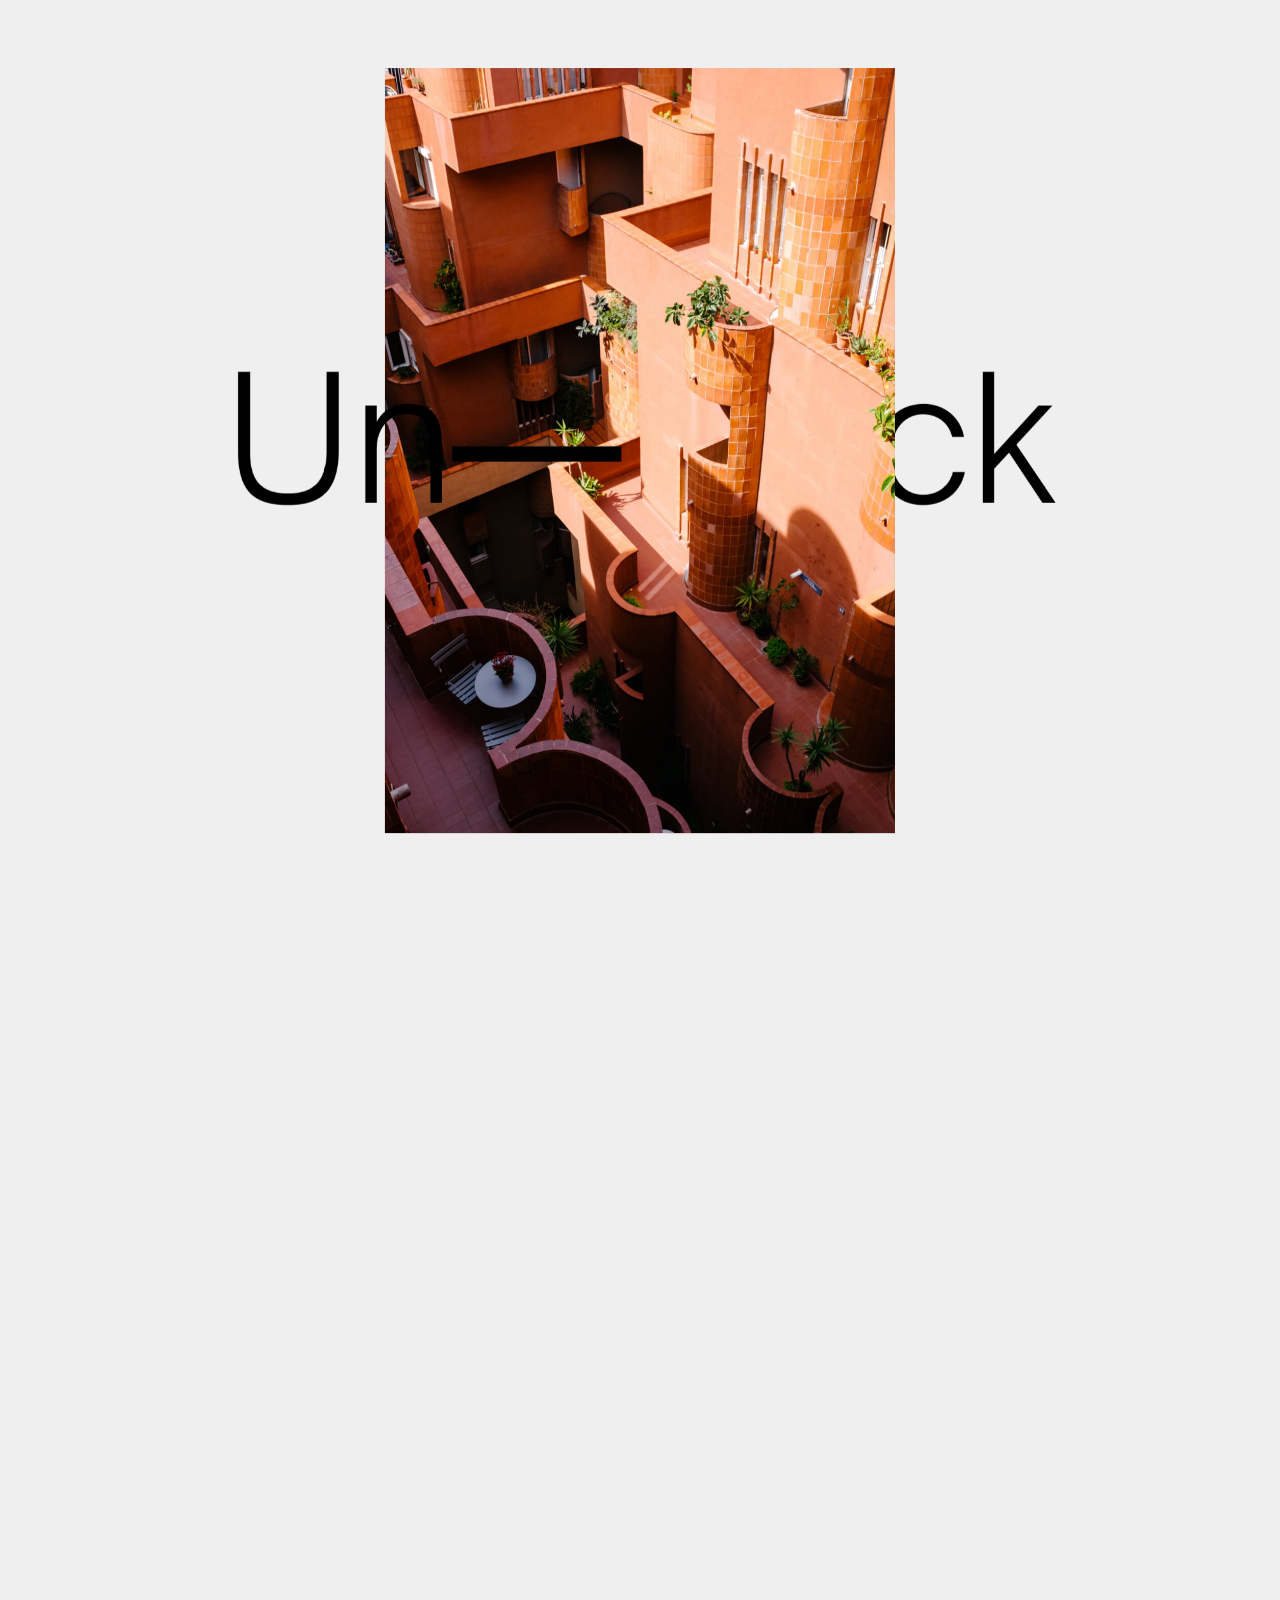
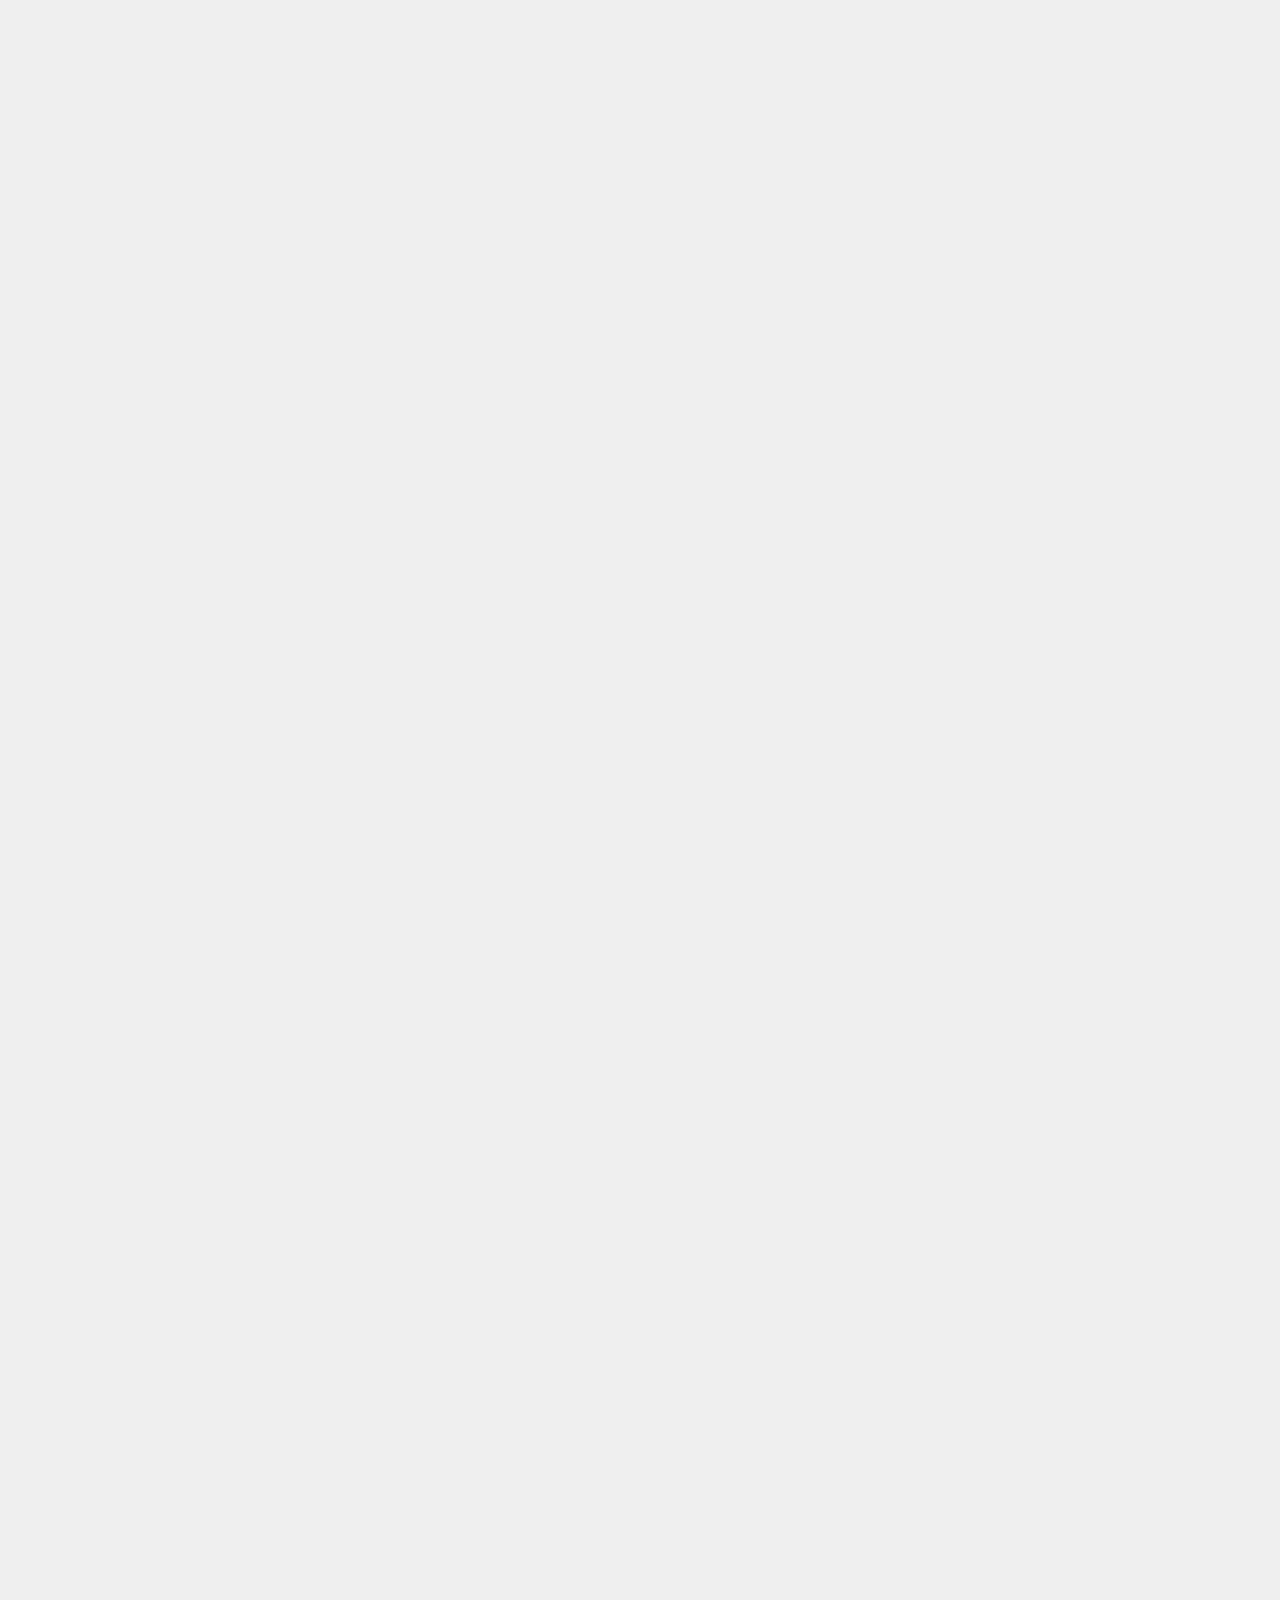
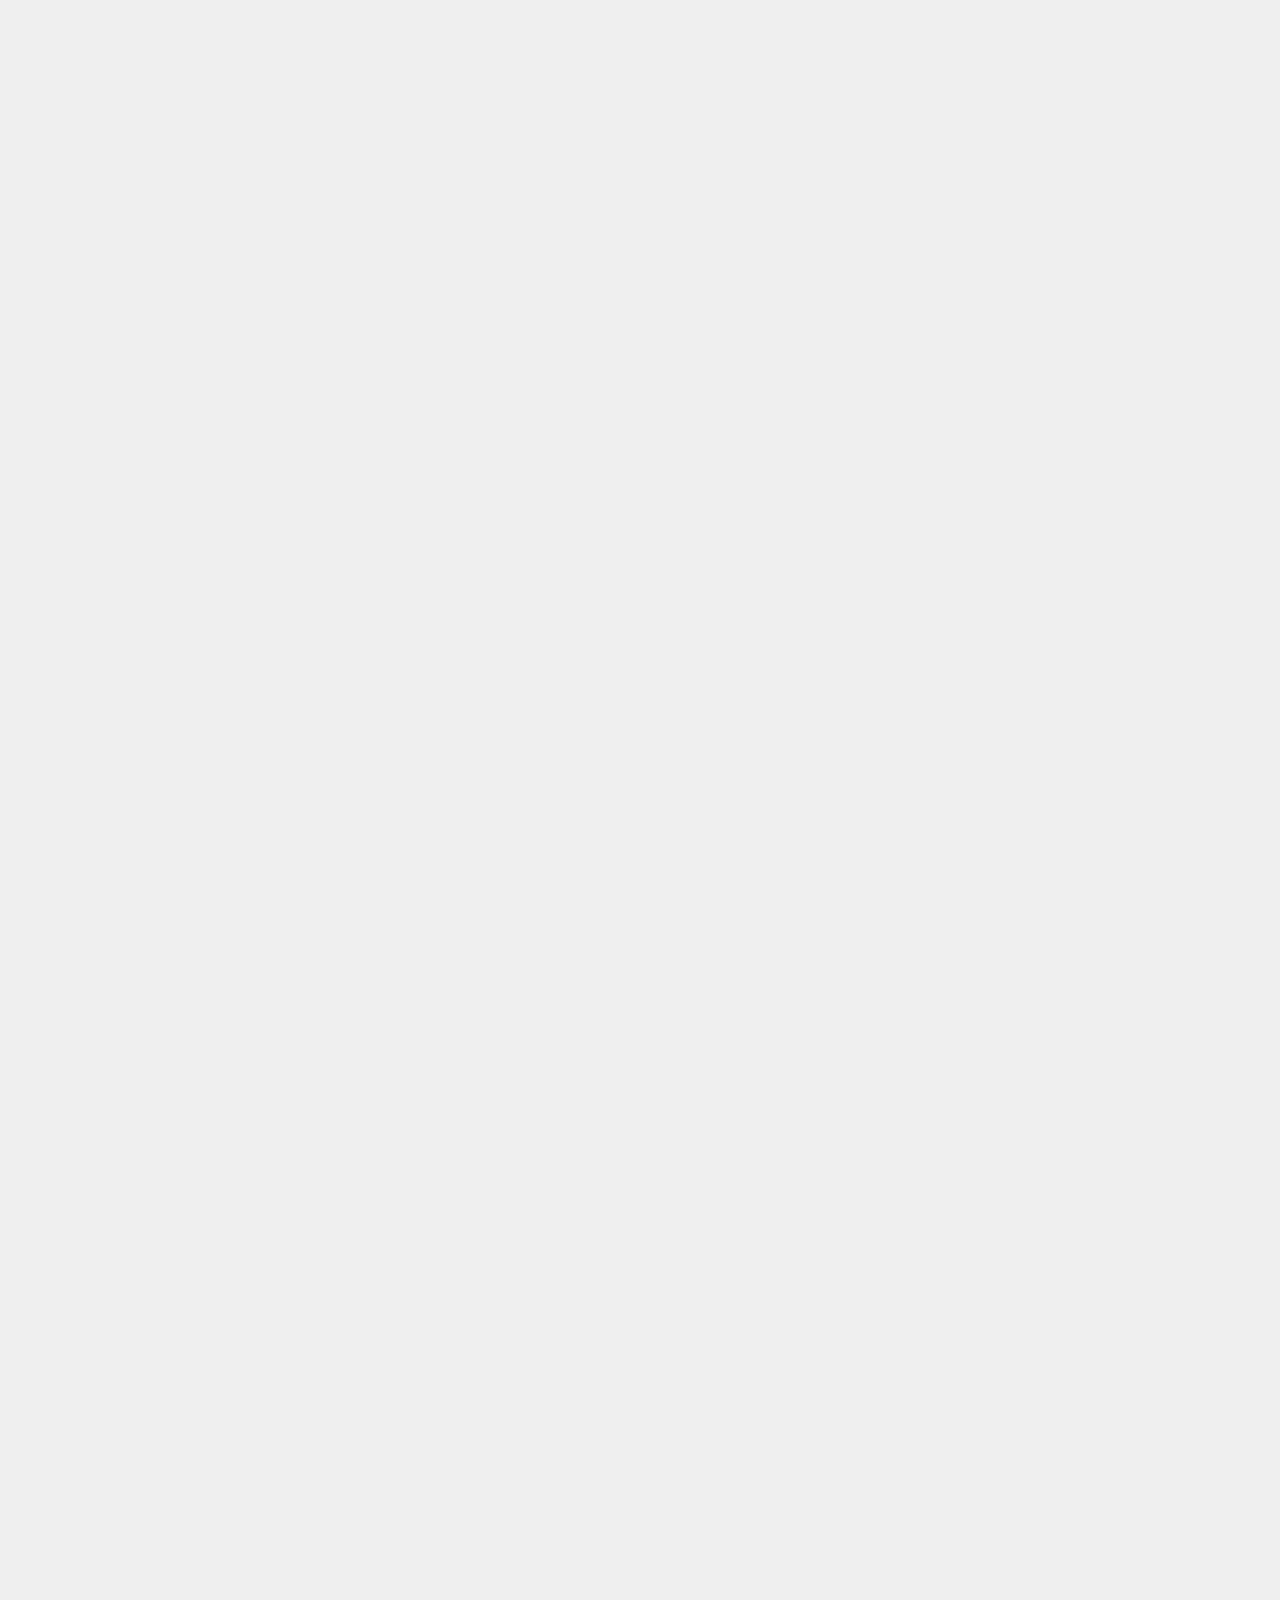
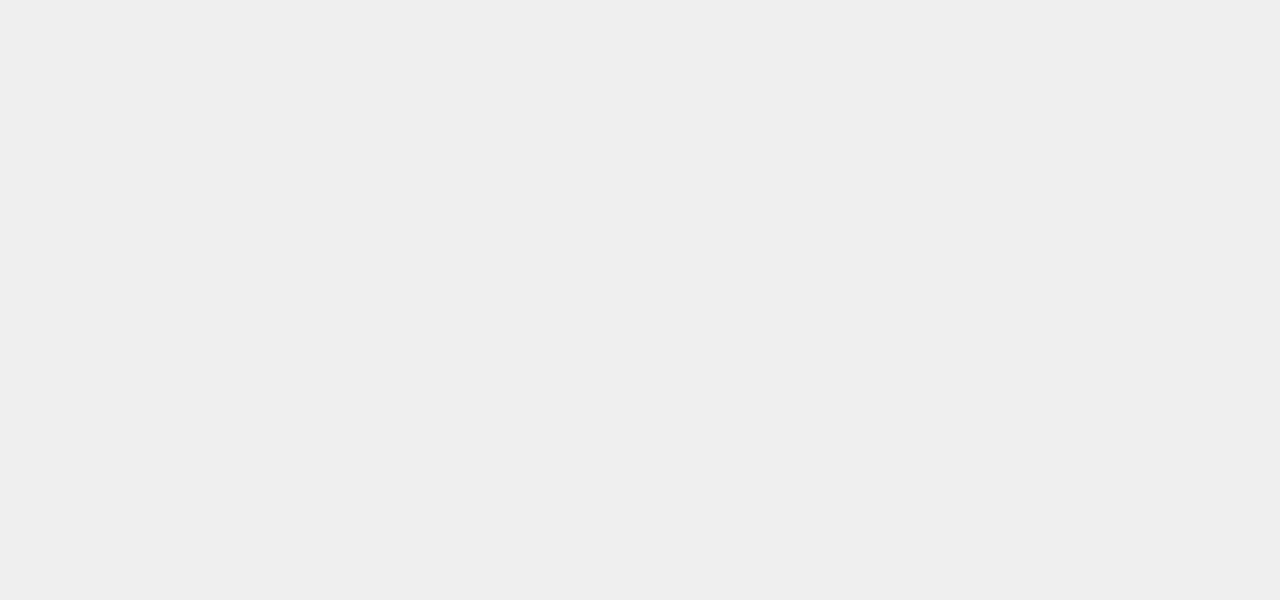
<file: index.html>
<!DOCTYPE html>
<html lang="en">
	<head>
		<meta charset="utf-8">
		<title>Unstack</title>
		<link href="_assets/styles.css" rel="stylesheet">
		<script src="https://code.jquery.com/jquery-3.3.1.min.js"
  integrity="sha256-FgpCb/KJQlLNfOu91ta32o/NMZxltwRo8QtmkMRdAu8="
  crossorigin="anonymous"></script>
		<script src="_assets/unstack.js"></script>
		<script src="_assets/scripts.js"></script>
	</head>
	<body>

		<div class="layout">

      <div class="card js-unstack">
				<img src="images/aa.png" alt="">
			</div>
			<div class="card js-unstack">
				<img src="images/img-01.jpg" alt="">
			</div>
			<div class="card js-unstack">
				<img src="images/img-02.jpg" alt="">
			</div>
			<div class="card js-unstack">
				<img src="images/img-03.jpg" alt="">
			</div>
      <div class="card js-unstack">
        <img src="images/zz.png" alt="">
      </div>
      <div class="card">
        <h1>UNSTACK.js</h1>
        <h1>A <a href="">JavaScript plugin</a><br>&amp;<br><a href="">Small Victories theme</a></h1>
      </div>
		</div>

	</body>
</html>
</file>
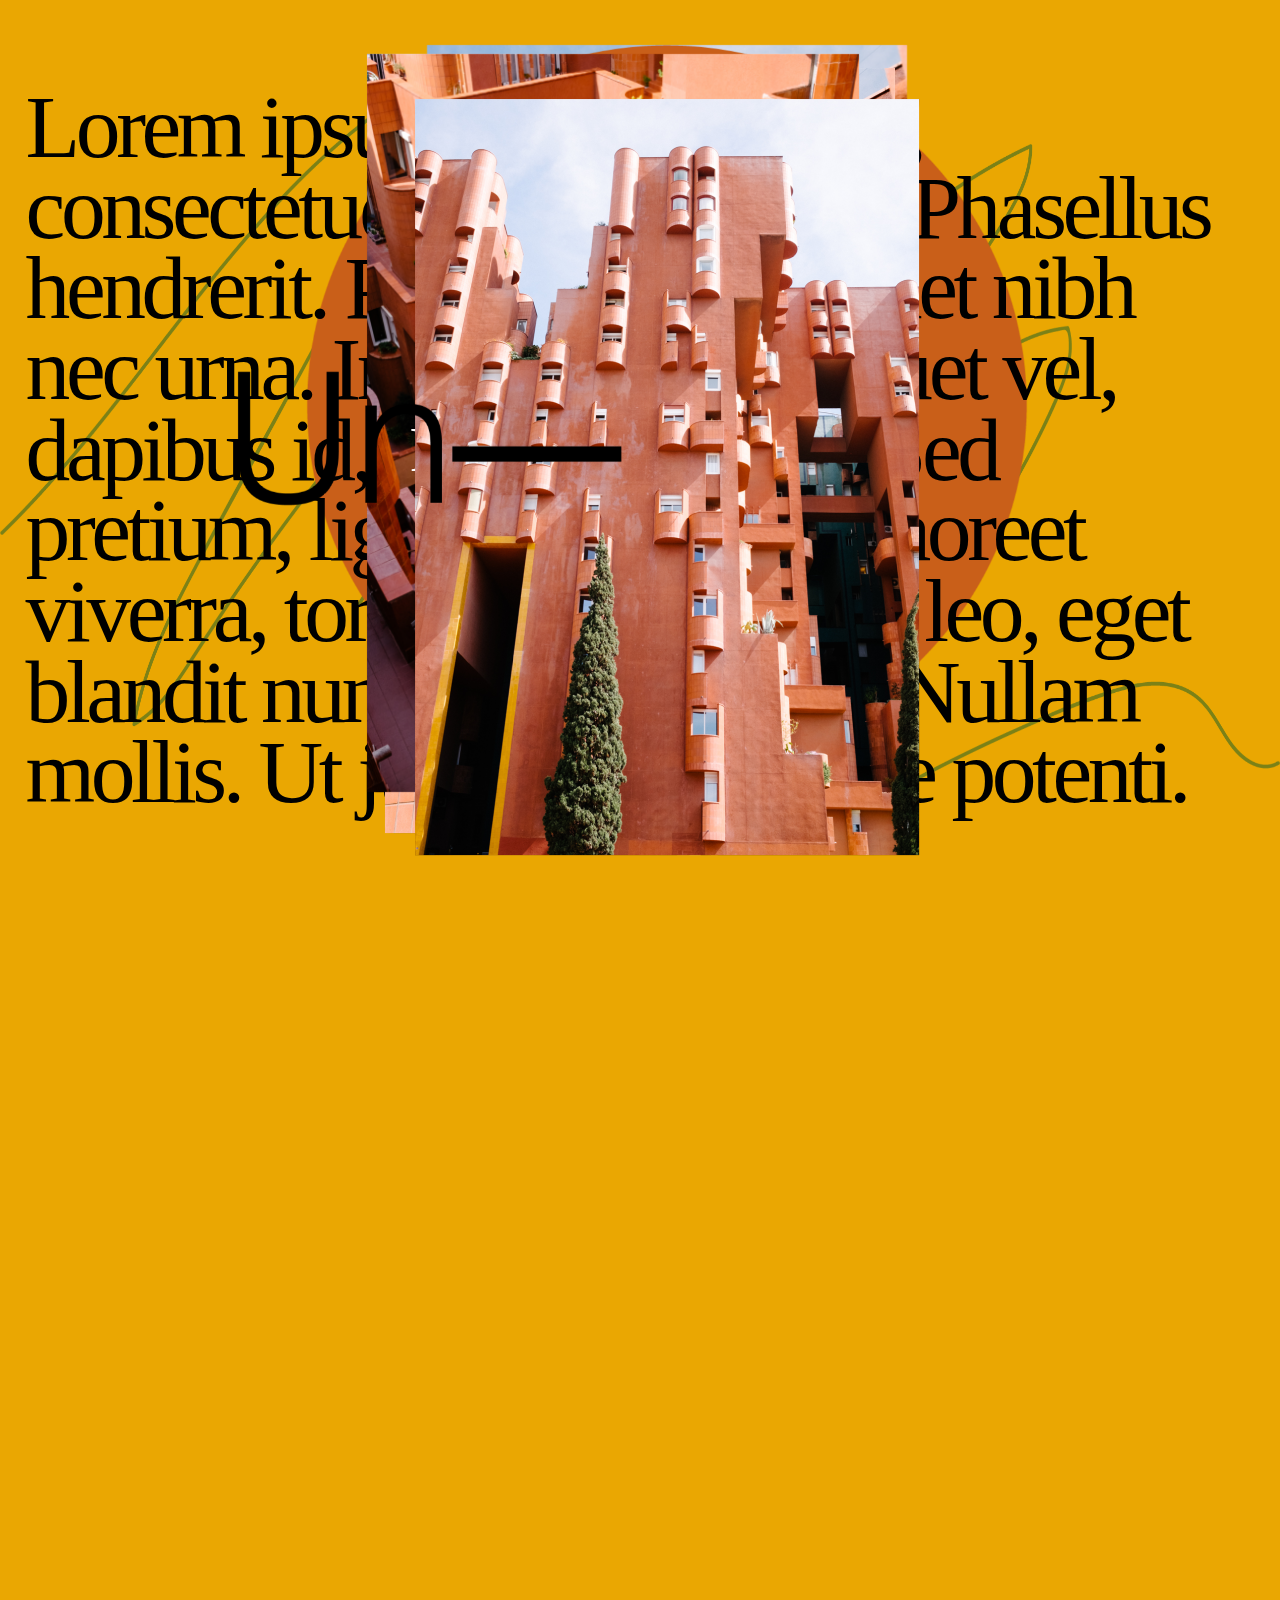
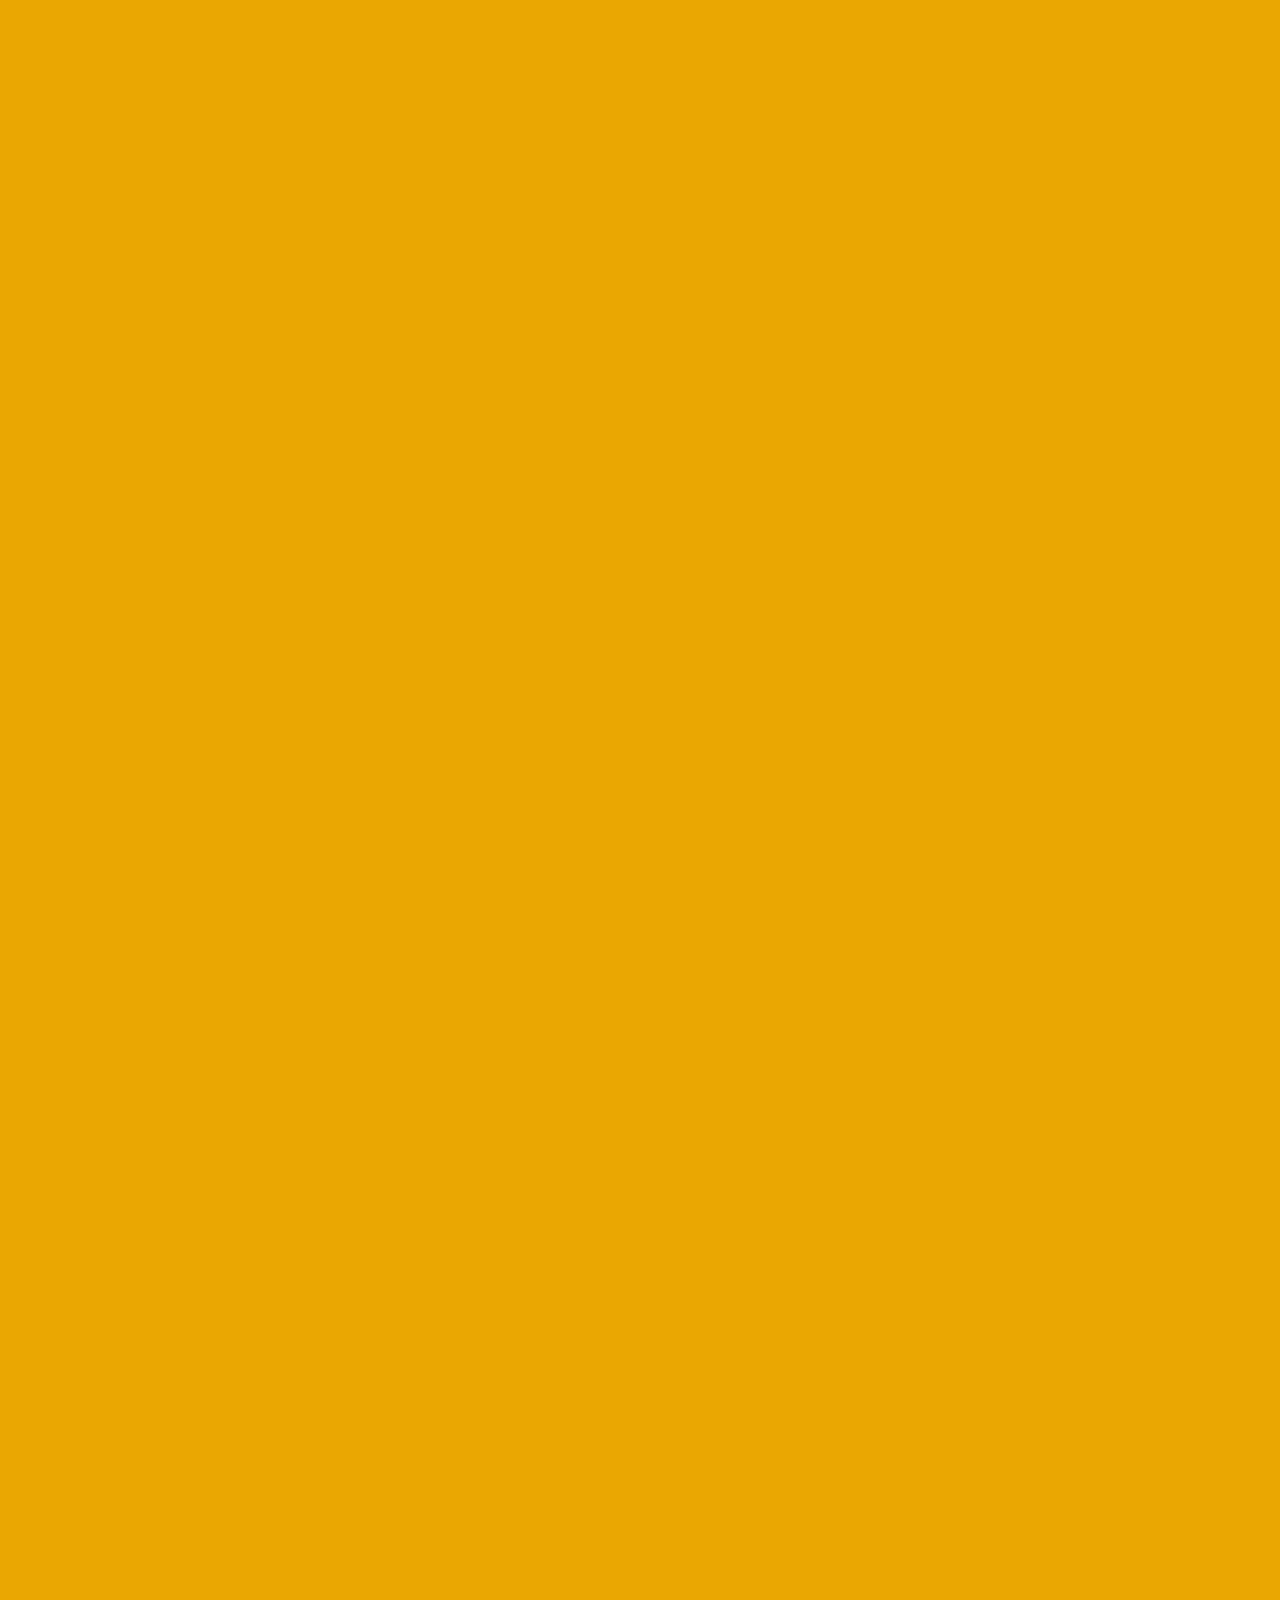
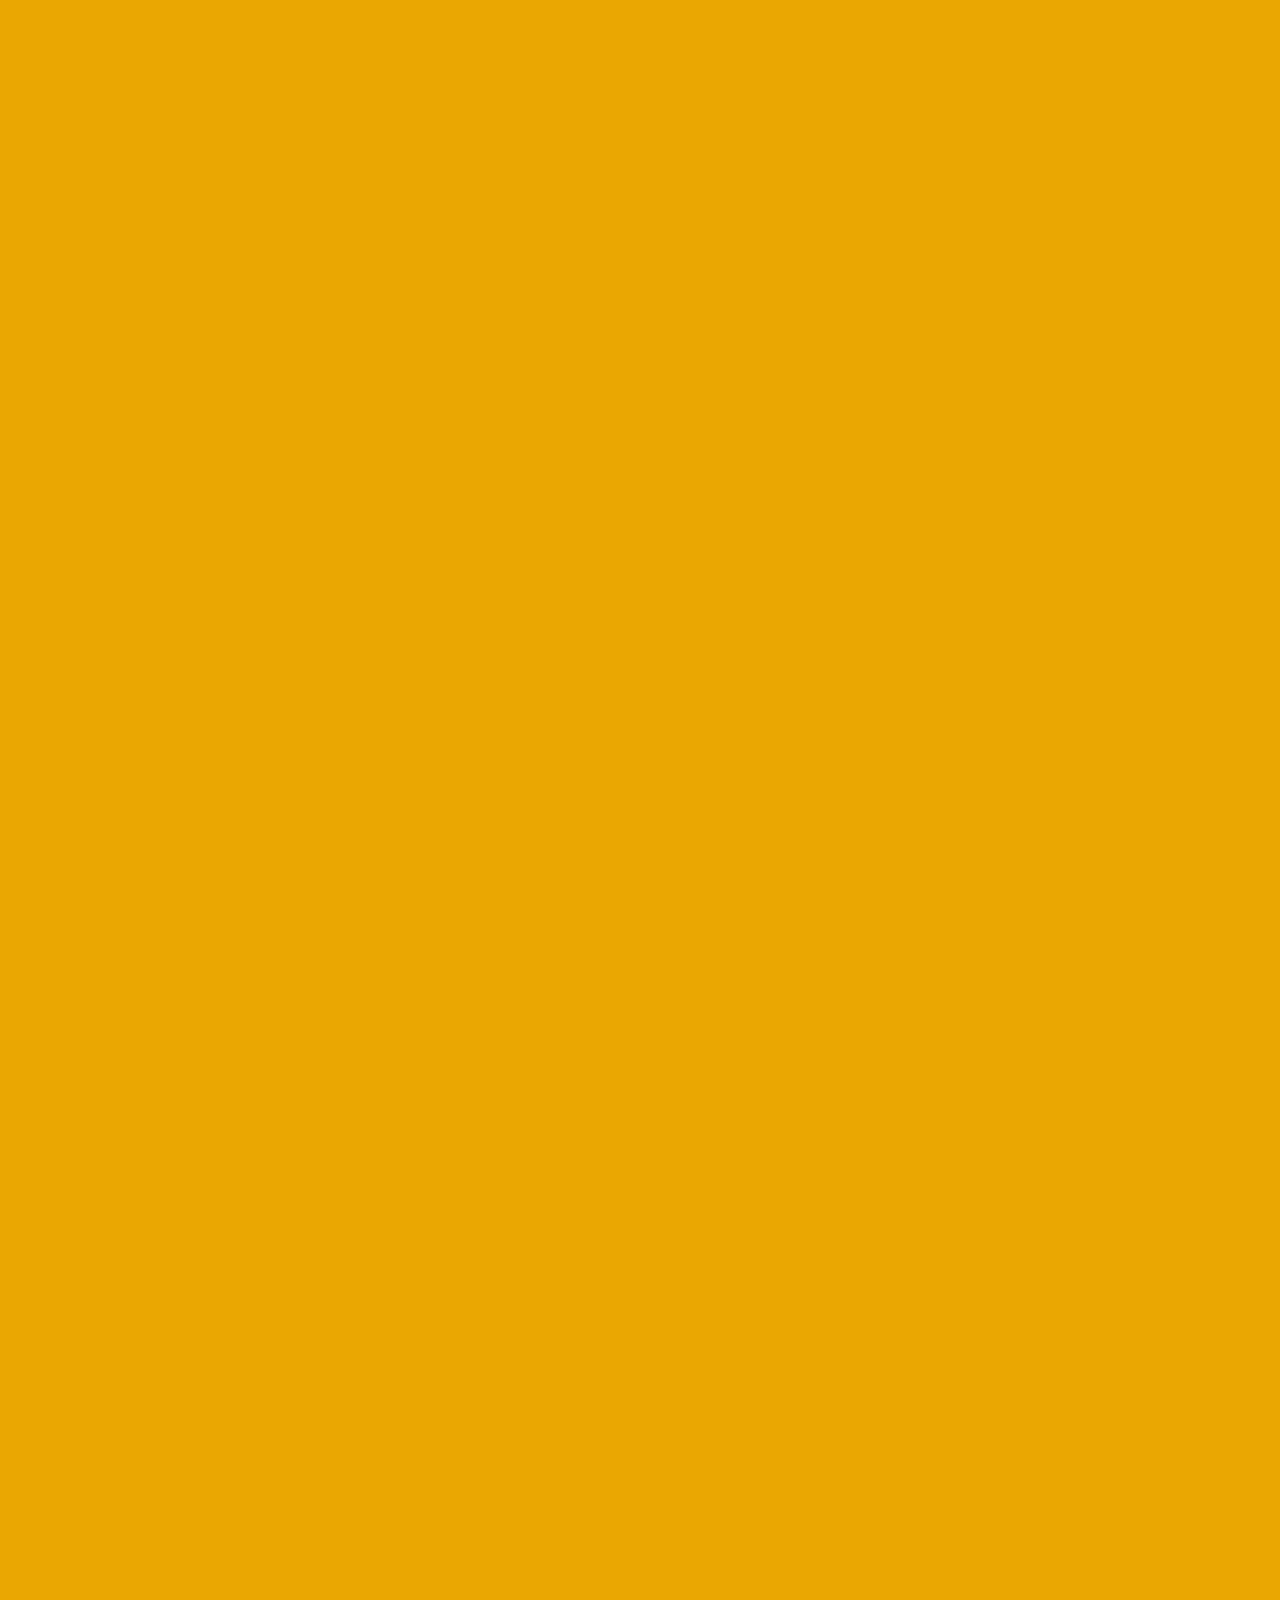
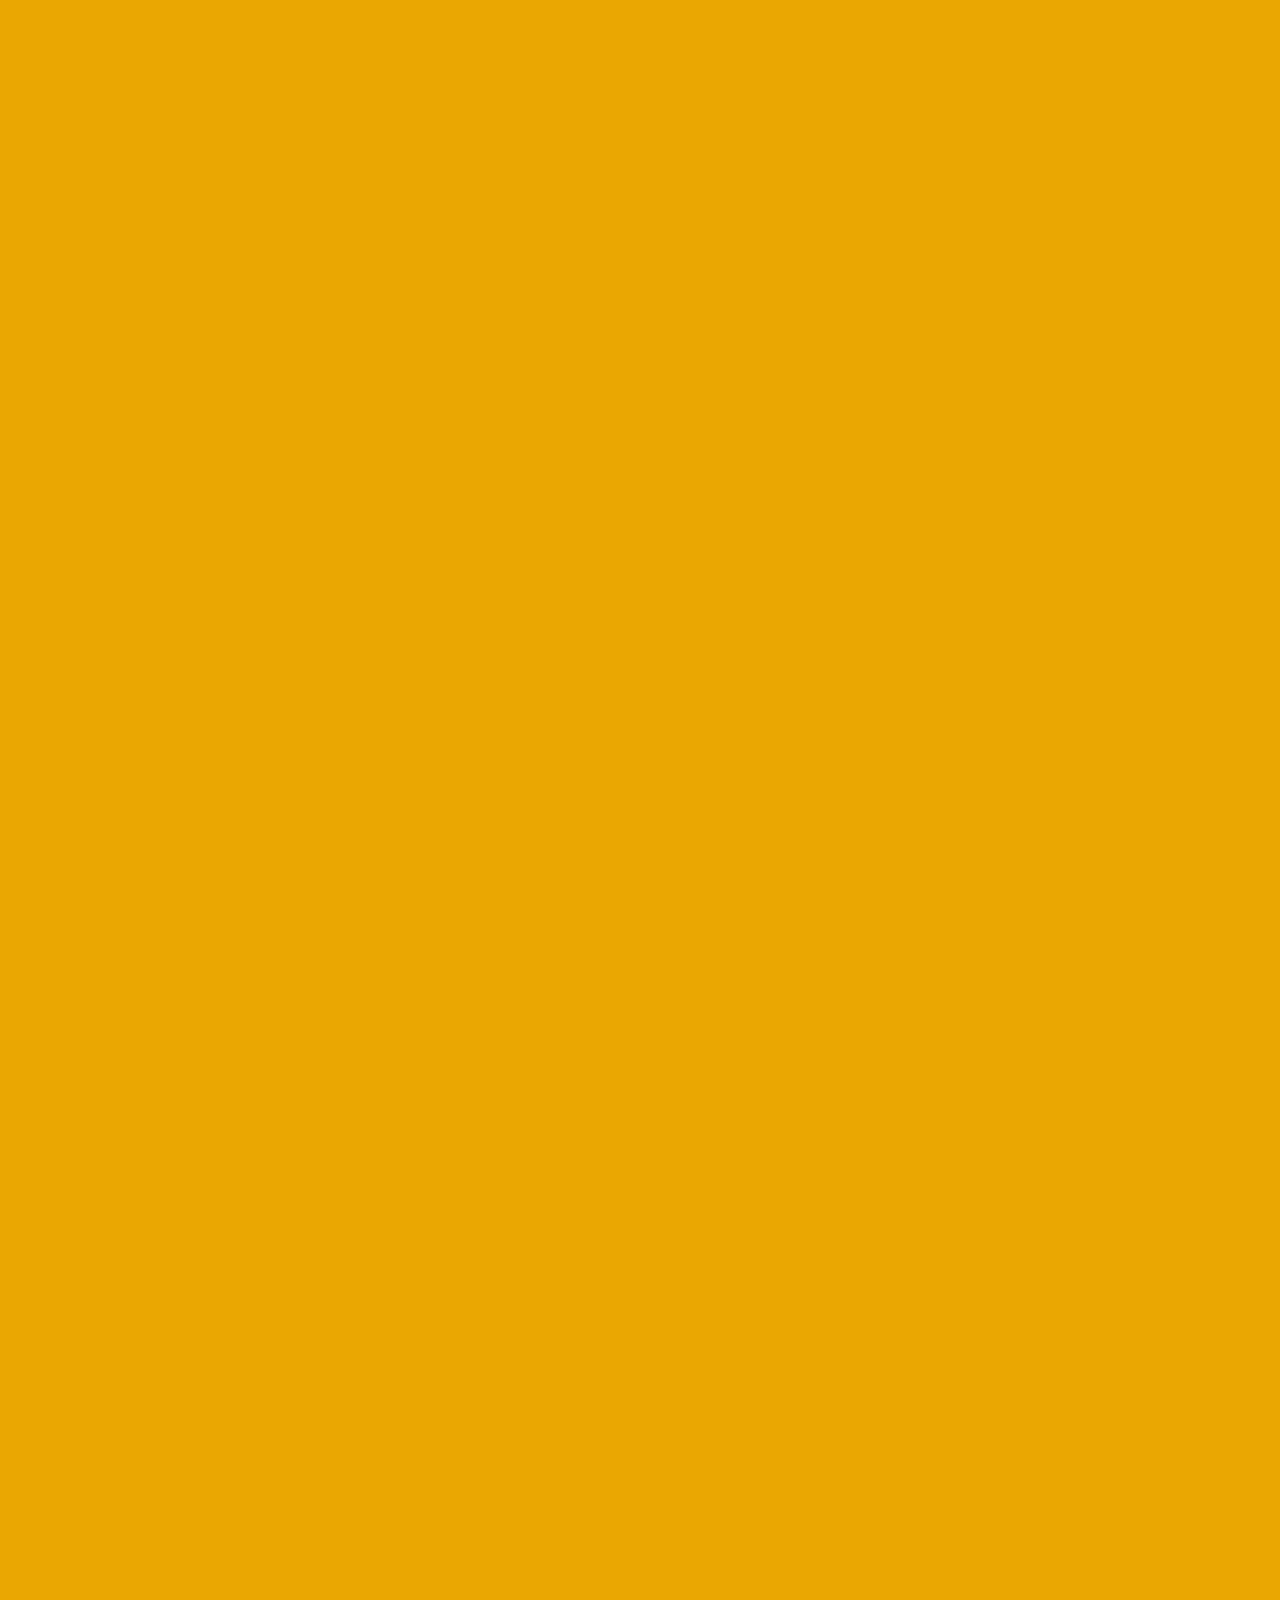
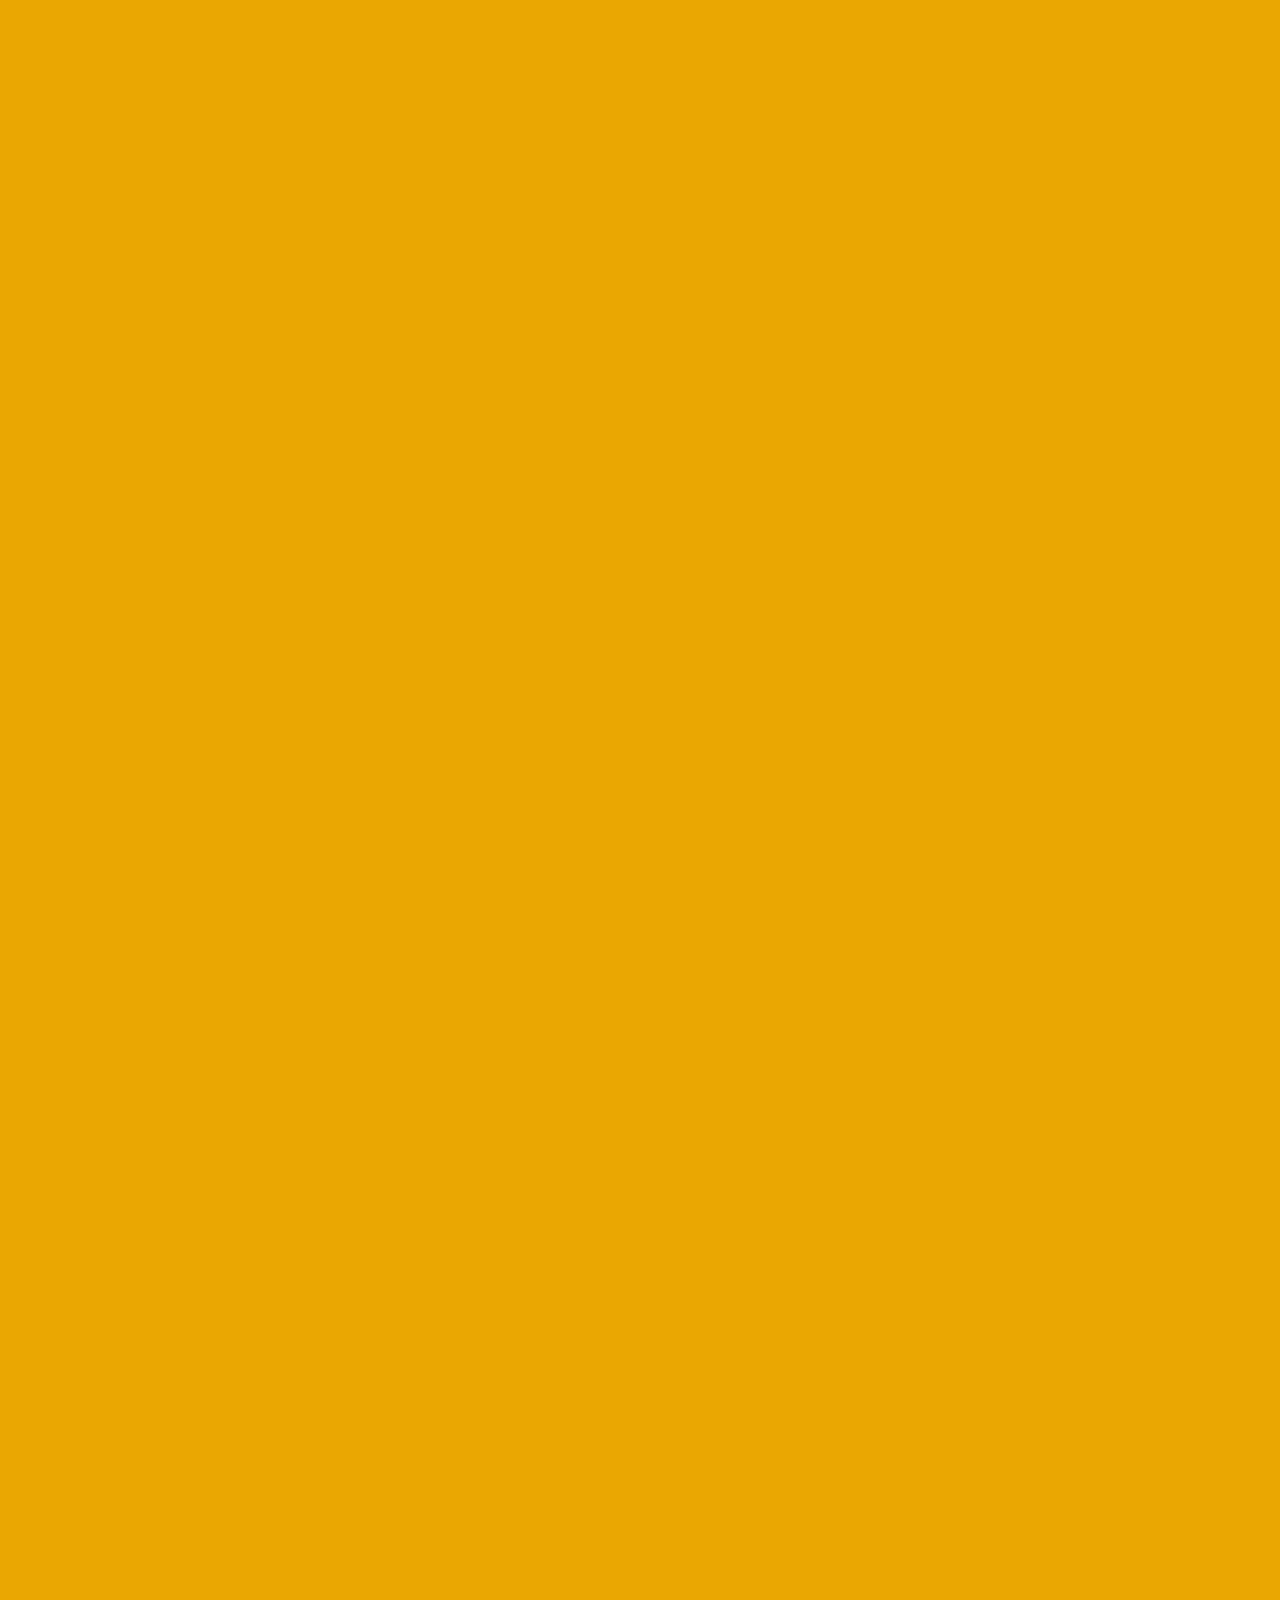
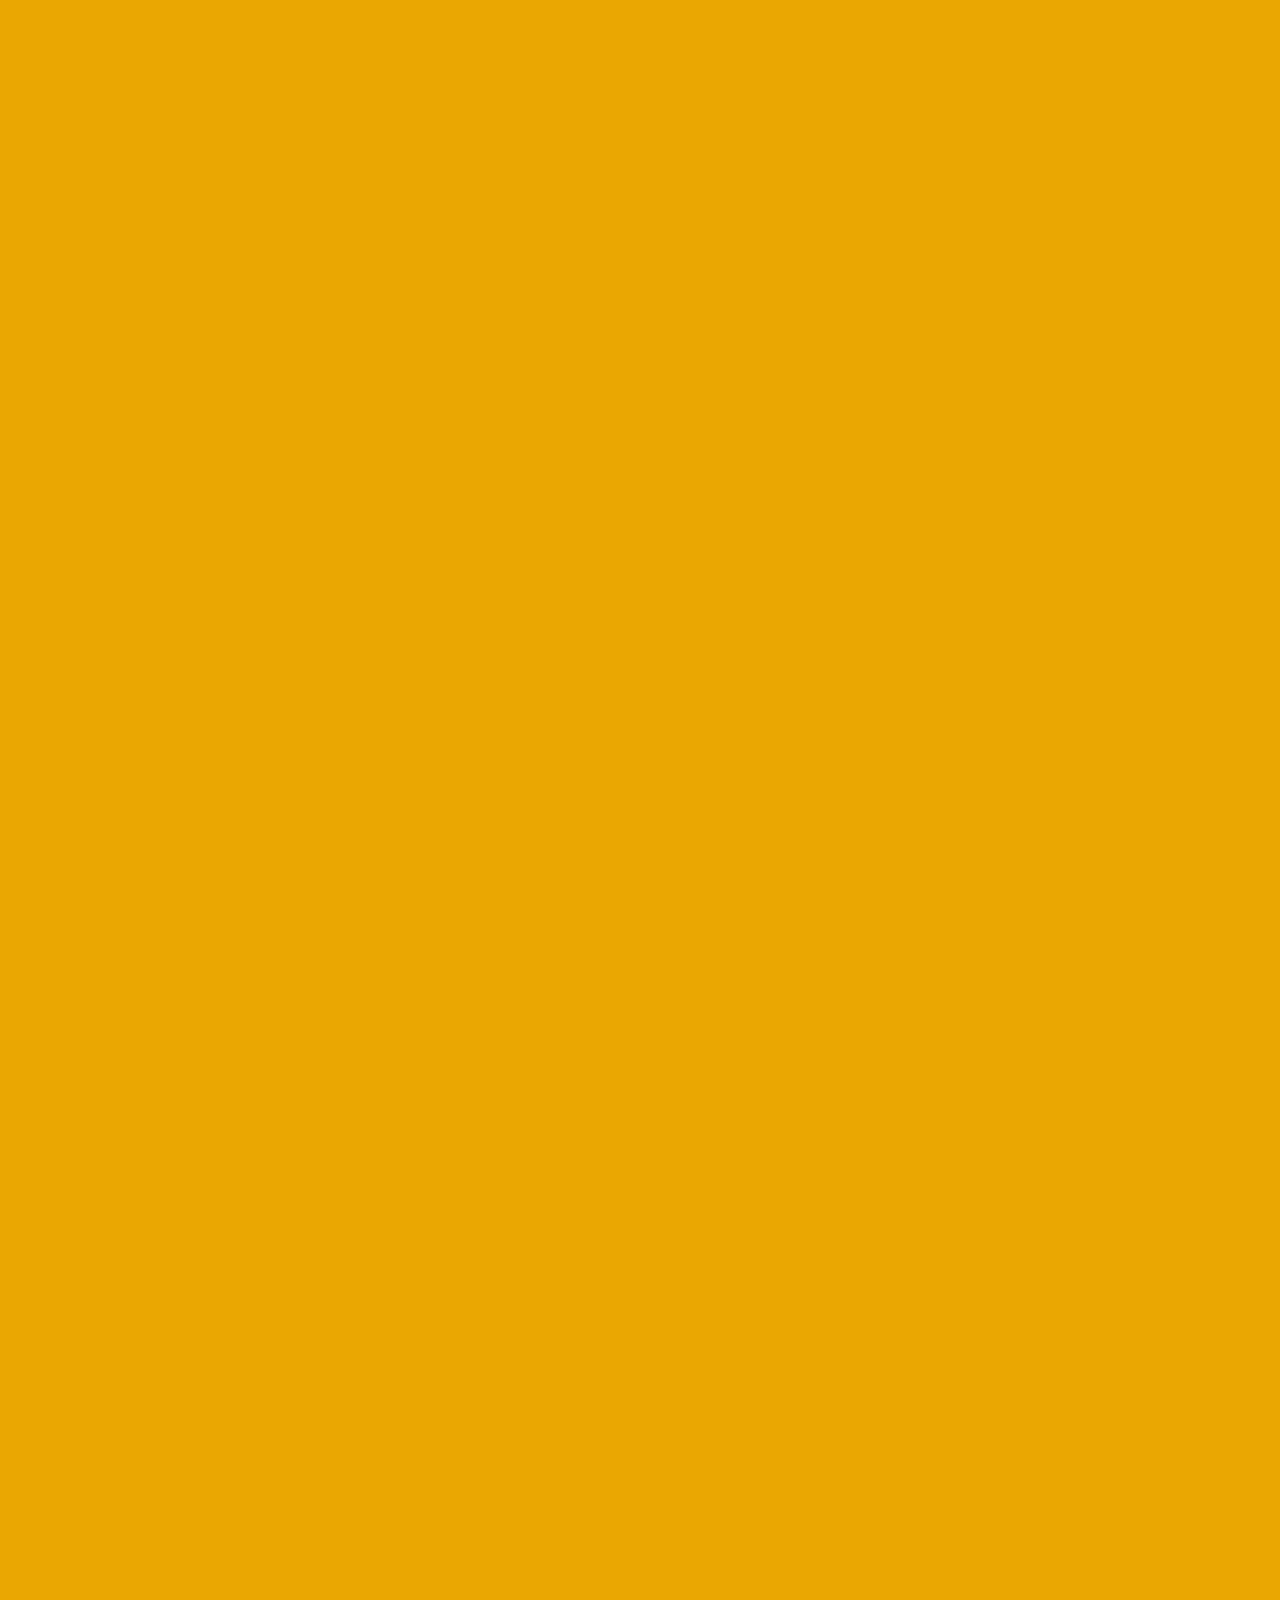
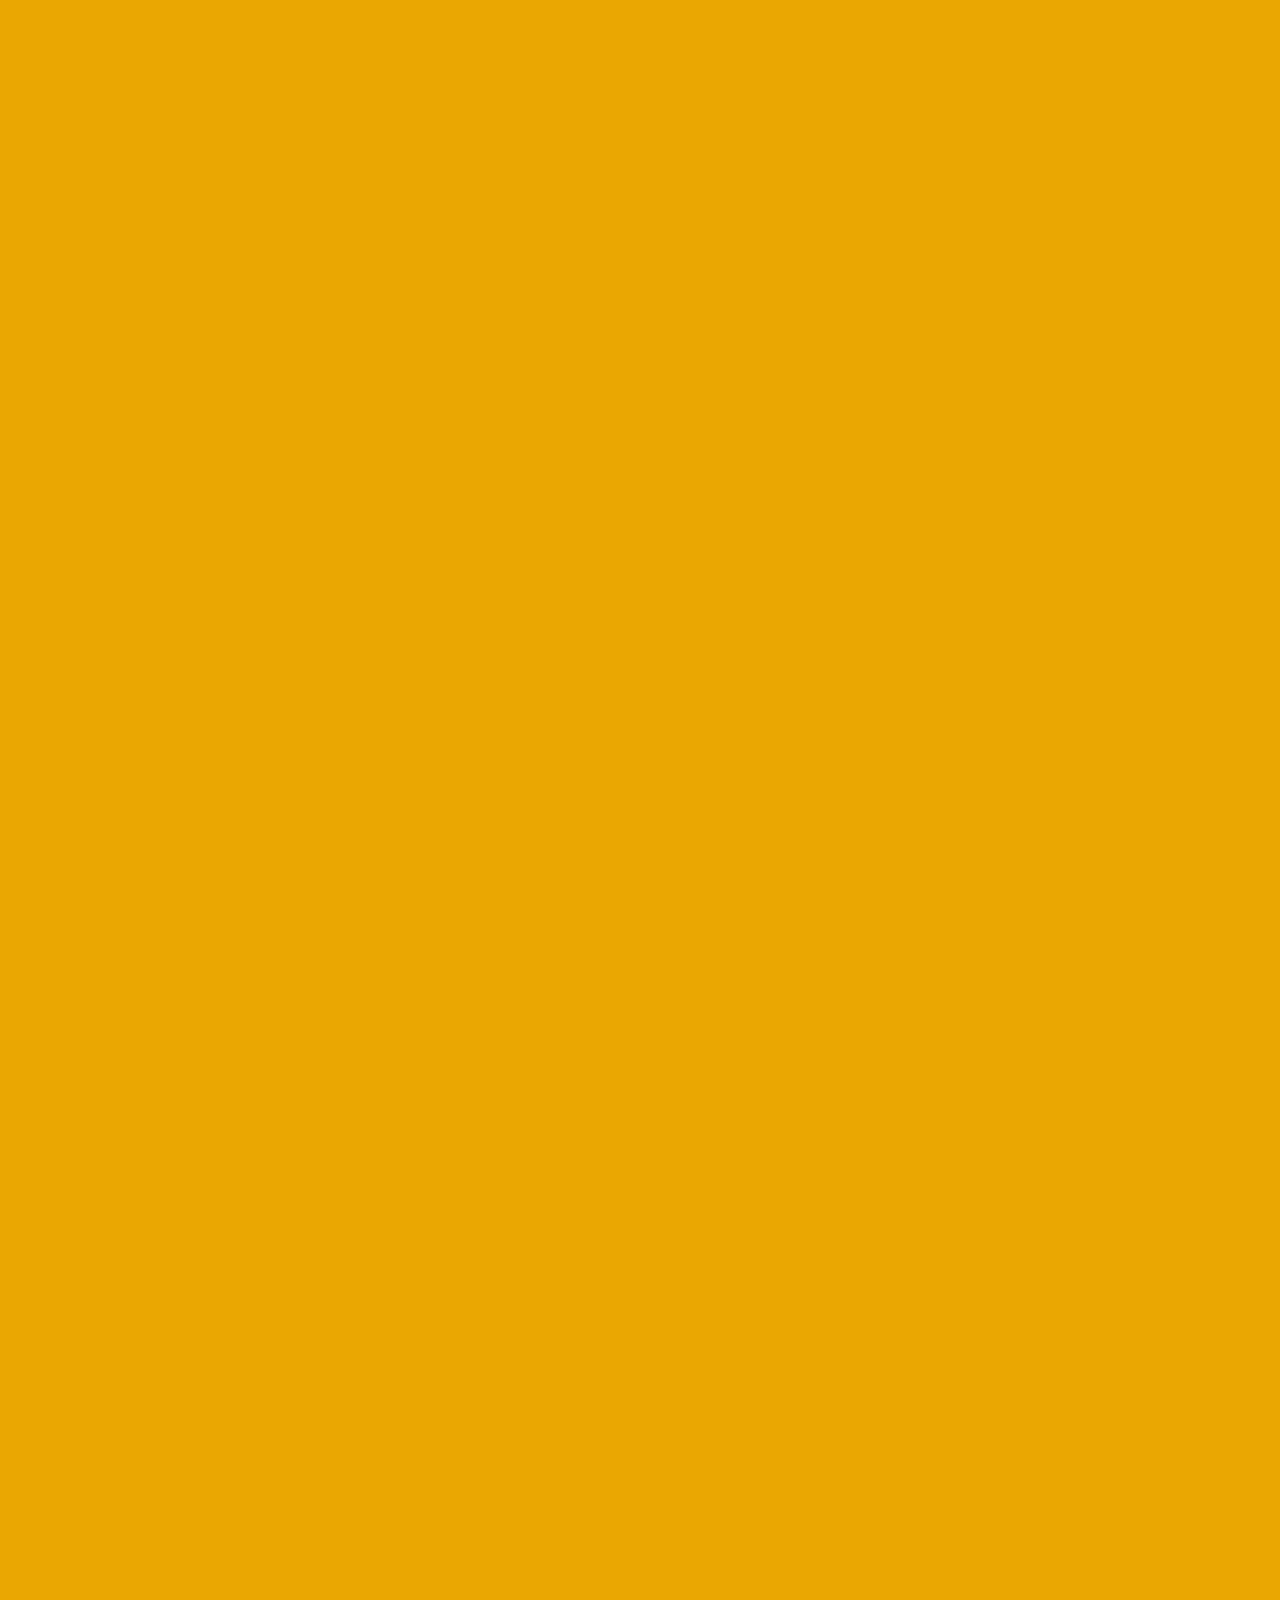
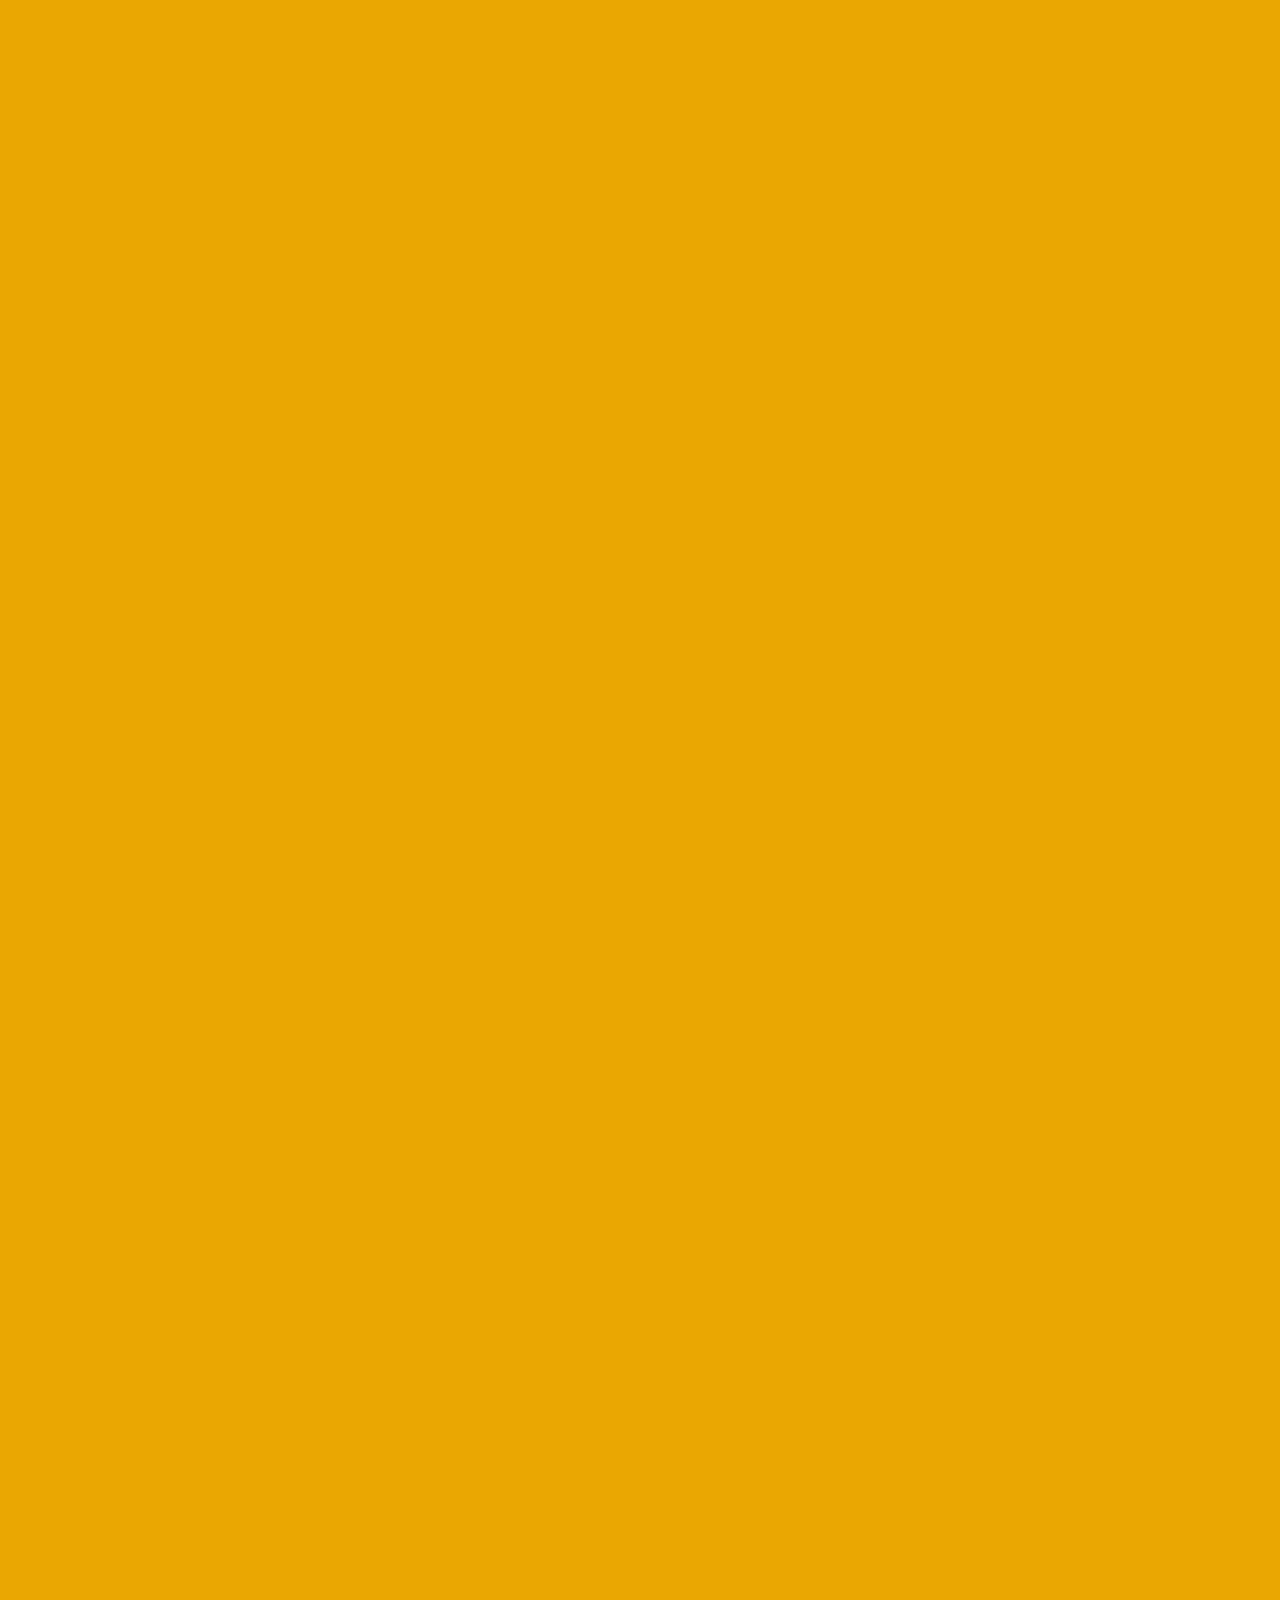
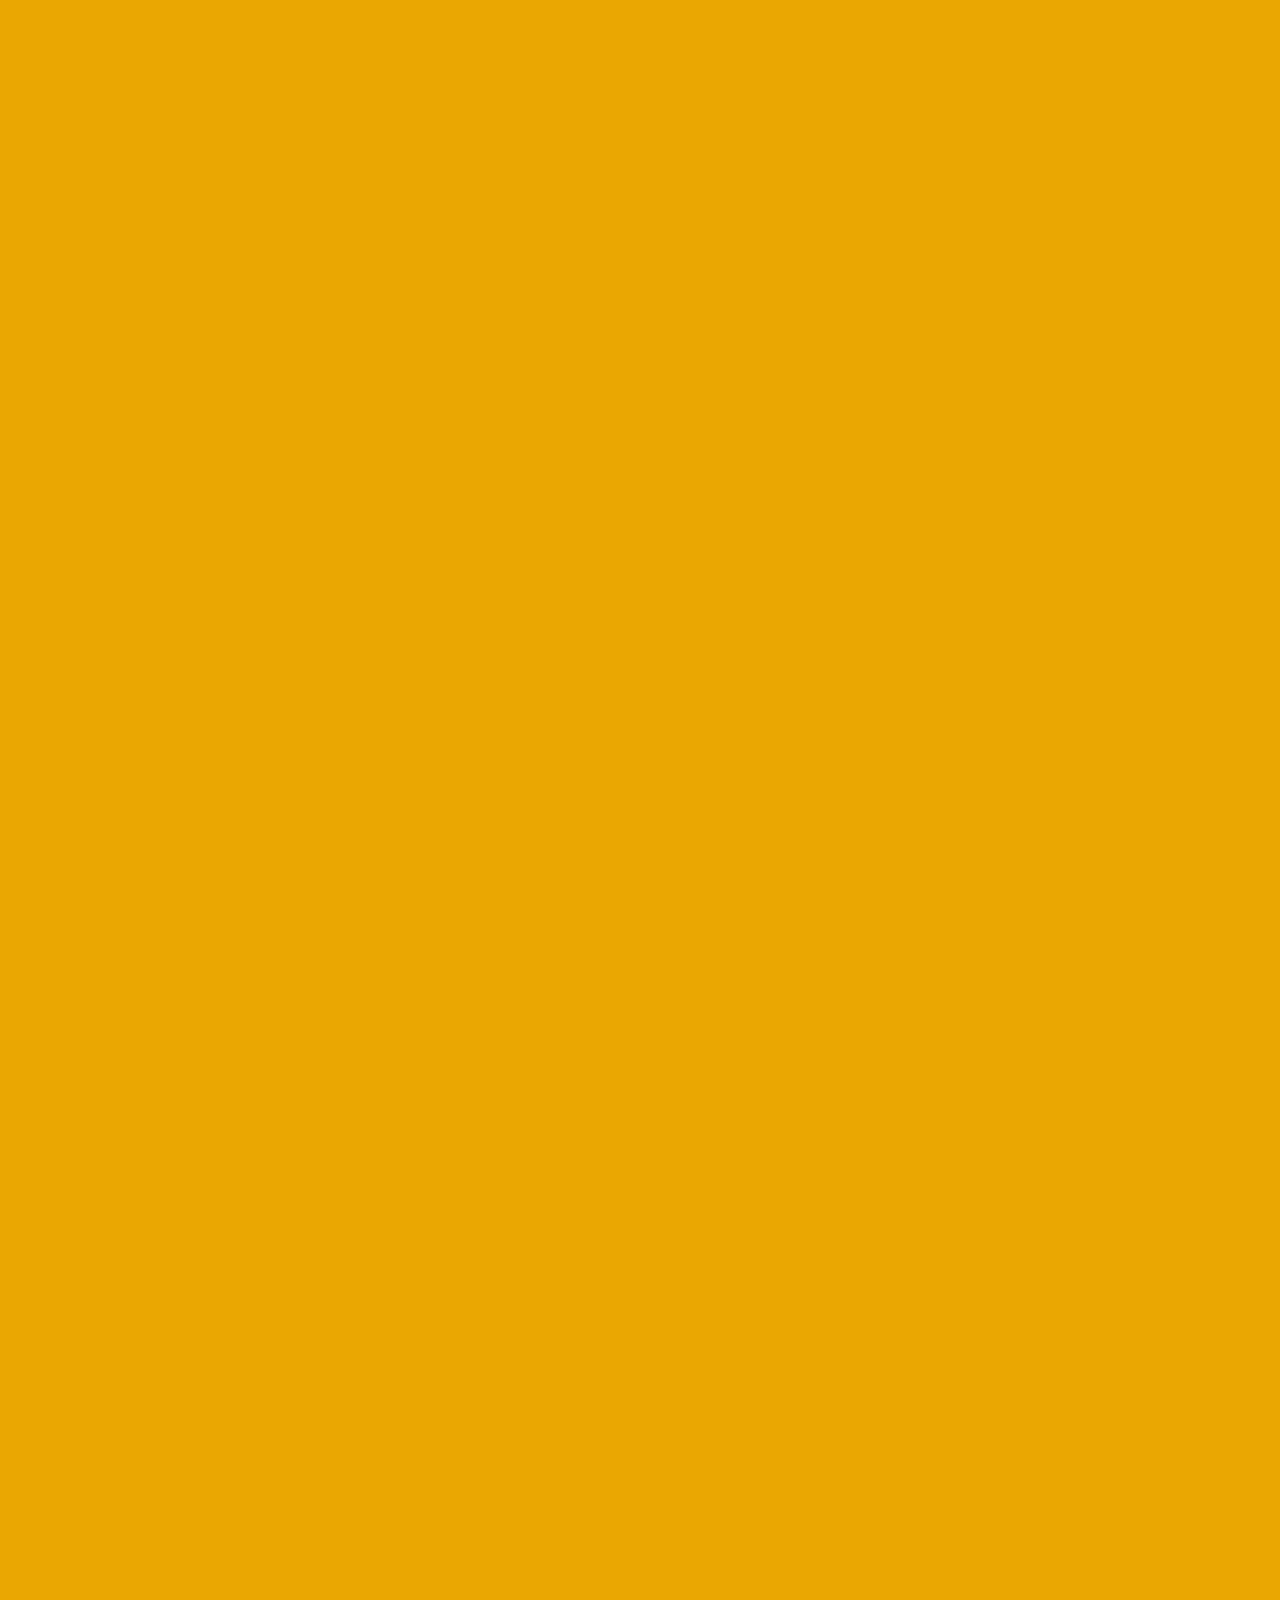
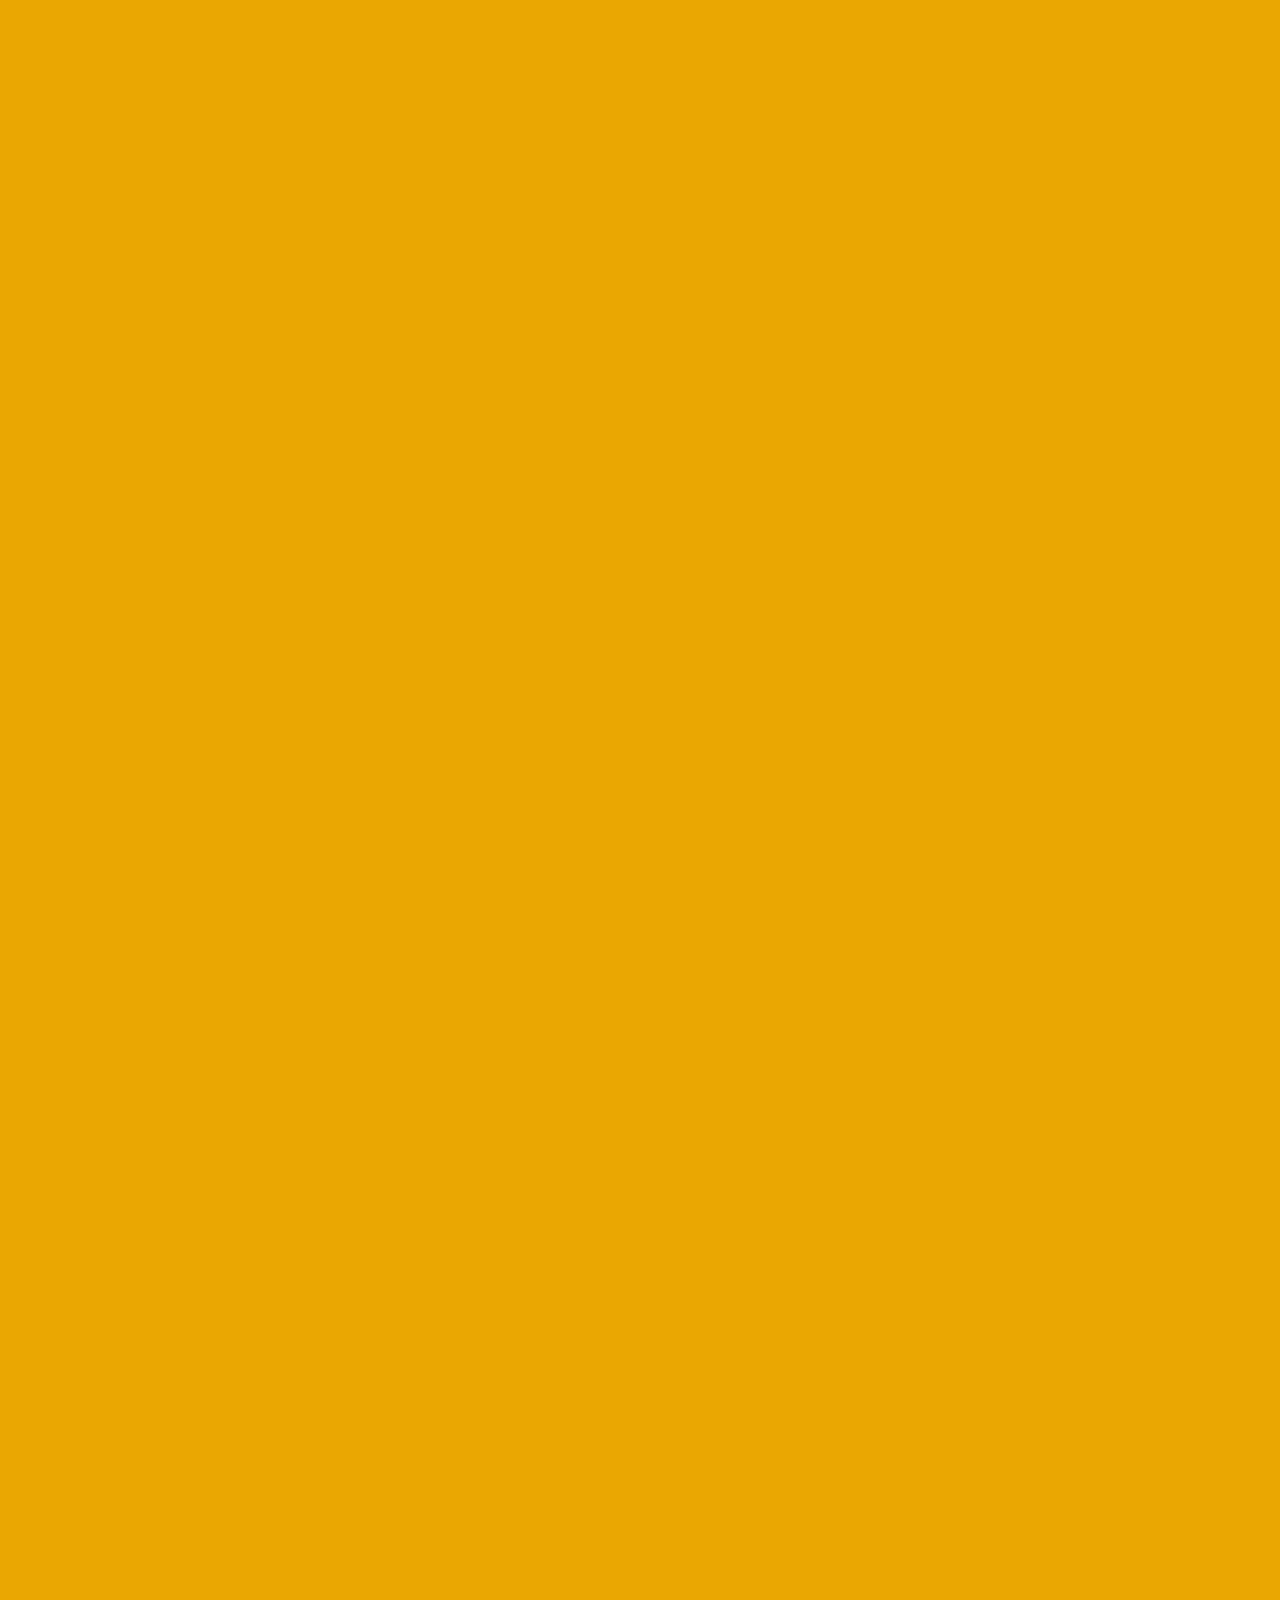
<file: demo/index.html>
<!DOCTYPE html>
<html lang="en">
	<head>
		<meta charset="utf-8">
		<title>Unstack</title>
		<link href="_assets/styles.css" rel="stylesheet">
    <link href="../unstack.css" rel="stylesheet">
		<script src="https://code.jquery.com/jquery-3.3.1.min.js"
  integrity="sha256-FgpCb/KJQlLNfOu91ta32o/NMZxltwRo8QtmkMRdAu8="
  crossorigin="anonymous"></script>
		<script src="../unstack.js"></script>
    <script src="../opengraph.js"></script>
		<script src="_assets/scripts.js"></script>
	</head>
	<body>

    <div class="card">
			<img src="_assets/images/aa.png" alt="first title">
		</div>
		<div class="card">
			<img src="_assets/images/01.jpg" alt="demo image">
		</div>
		<div class="card">
			<h2 style="color: #FFF;">Ricardo Bofill</h2>
		</div>
		<div class="card">
			<img src="_assets/images/02.jpg" alt="demo image">
		</div>
		<div class="card">
			<img src="_assets/images/03.jpg" alt="demo image">
		</div>
		<div class="card">
			<h2 style="color: #EAA702;">Walden 7</h2>
		</div>
    <div class="card">
      <img src="_assets/images/01.jpg" alt="demo image">
    </div>
		<div class="card">
			<p>Lorem ipsum dolor sit amet, consectetuer adipiscing elit. Phasellus hendrerit. Pellentesque aliquet nibh nec urna. In nisi neque, aliquet vel, dapibus id, mattis vel, nisi. Sed pretium, ligula sollicitudin laoreet viverra, tortor libero sodales leo, eget blandit nunc tortor eu nibh. Nullam mollis. Ut justo. Suspendisse potenti.</p>
		</div>
		<div class="card">
			<img src="_assets/images/05b.png" alt="demo image">
		</div>
    <div class="card">
      <img src="_assets/images/02.jpg" alt="demo image">
    </div>
    <div class="card">
      <img src="_assets/images/03.jpg" alt="demo image">
    </div>
    <div class="card">
      <img src="_assets/images/01.jpg" alt="demo image">
    </div>
		<div class="card">
			<img src="_assets/images/10b.png" alt="demo image">
		</div>
    <div class="card">
      <img src="_assets/images/02.jpg" alt="demo image">
    </div>
    <div class="card">
      <img src="_assets/images/03.jpg" alt="demo image">
    </div>
    <div class="card">
      <img src="_assets/images/zz.png" alt="last title">
    </div>
    <div class="card info">
      <h1>UNSTACK<sup>.js</sup></h1>
      <br>
      <h1>Available as a<br><a href="">JavaScript plugin</a>&nbsp;&amp;&nbsp;<a href="">Small Victories theme</a></h1>
      <br>
      <h1><a href="" class="js-unstack-restack">Re-stack</a> &uarr;</h1>
    </div>

	</body>
</html>
</file>
<file: _assets/styles.css>
* {
  margin: 0;
  box-sizing: border-box;
  font-weight: normal;
}

body {
  /* height: 6000px; */
  background: #efefef;

}

img {
  width: 100%;
  height: auto;
  max-width: 100%;
}

.layout {

}

.card {
  width: 100%;
  height: 100vh;
  top: 0;
  left: 0;
  position: fixed;
  text-align: center;
  display: flex;
  flex-direction: column;
  justify-content: center;
}

.card img {
  height: 85vh;
  width: auto;
  position: relative;
  margin: 0 auto;
}

.card h1 {
  width: 40%;
  margin: 0 auto;
  align-self: flex-end;
}

/* Required by unstack */
.is-released {
  position: relative;
}
</file>
<file: demo/_assets/styles.css>
/* Theme styles */
* {
  margin: 0;
  box-sizing: border-box;
  font-weight: normal;
}

body {
  /* background: #e5ddd8; */
  background: #EAA702;
  overflow-x: hidden;
}

img {
  width: 100%;
  max-width: 100%;
  height: auto;
}

.card {
  width: 100%;
  height: 100vh;
  top: 0;
  left: 0;
  text-align: center;
  display: flex;
  flex-direction: column;
  justify-content: center;

  /* position: fixed; */
}

.card img {
  height: 85vh;
  width: auto;
  position: relative;
  margin: 0 auto;
}

.card h2 {
  font-size: 5vw;
  text-align: left;
  line-height: .9;
  width: 40vw;
  margin-left: 30vw;
  letter-spacing: -.05em;

  padding: 2vw;
  /* background: white; */
}

.card p {
  font-size: 7vw;
  text-align: left;
  line-height: .9;
  width: 100vw;
  /* margin-left: 30vw; */
  letter-spacing: -.05em;

  padding: 2vw;
  /* background: white; */
}

.card:nth-child(2n) img {
  top: 3vh;
  left: 3vh;
  height: 84vh;
}

.card:nth-child(3n) img {
  top: -5vh;
  right: -3vh;
  height: 80vh;
}

.card:nth-child(4n) img {
  top: -3vh;
  left: -3vh;
  height: 82vh;
}

.card h1 {
  width: 40%;
  margin: 0 auto;
  align-self: flex-end;
}

.card.info {
  position: fixed;
}

.card.info h1 {
  font-family: 'Times New Roman', Times, serif;
  font-size: 36px;
  line-height: 1.25;
  letter-spacing: -.03em;
  background: none;
}

.card.info h1 a {
  color: black;
  text-decoration: none;
  padding-bottom: 2px;
  border-bottom: 2px solid black;
}
</file>
<file: unstack.css>
/* ------------------- */
/* Required by unstack */
/* ------------------- */
.js-unstack-is-stacked {
  position: fixed;
}
.js-unstack-is-released {
  position: relative;
}
</file>
